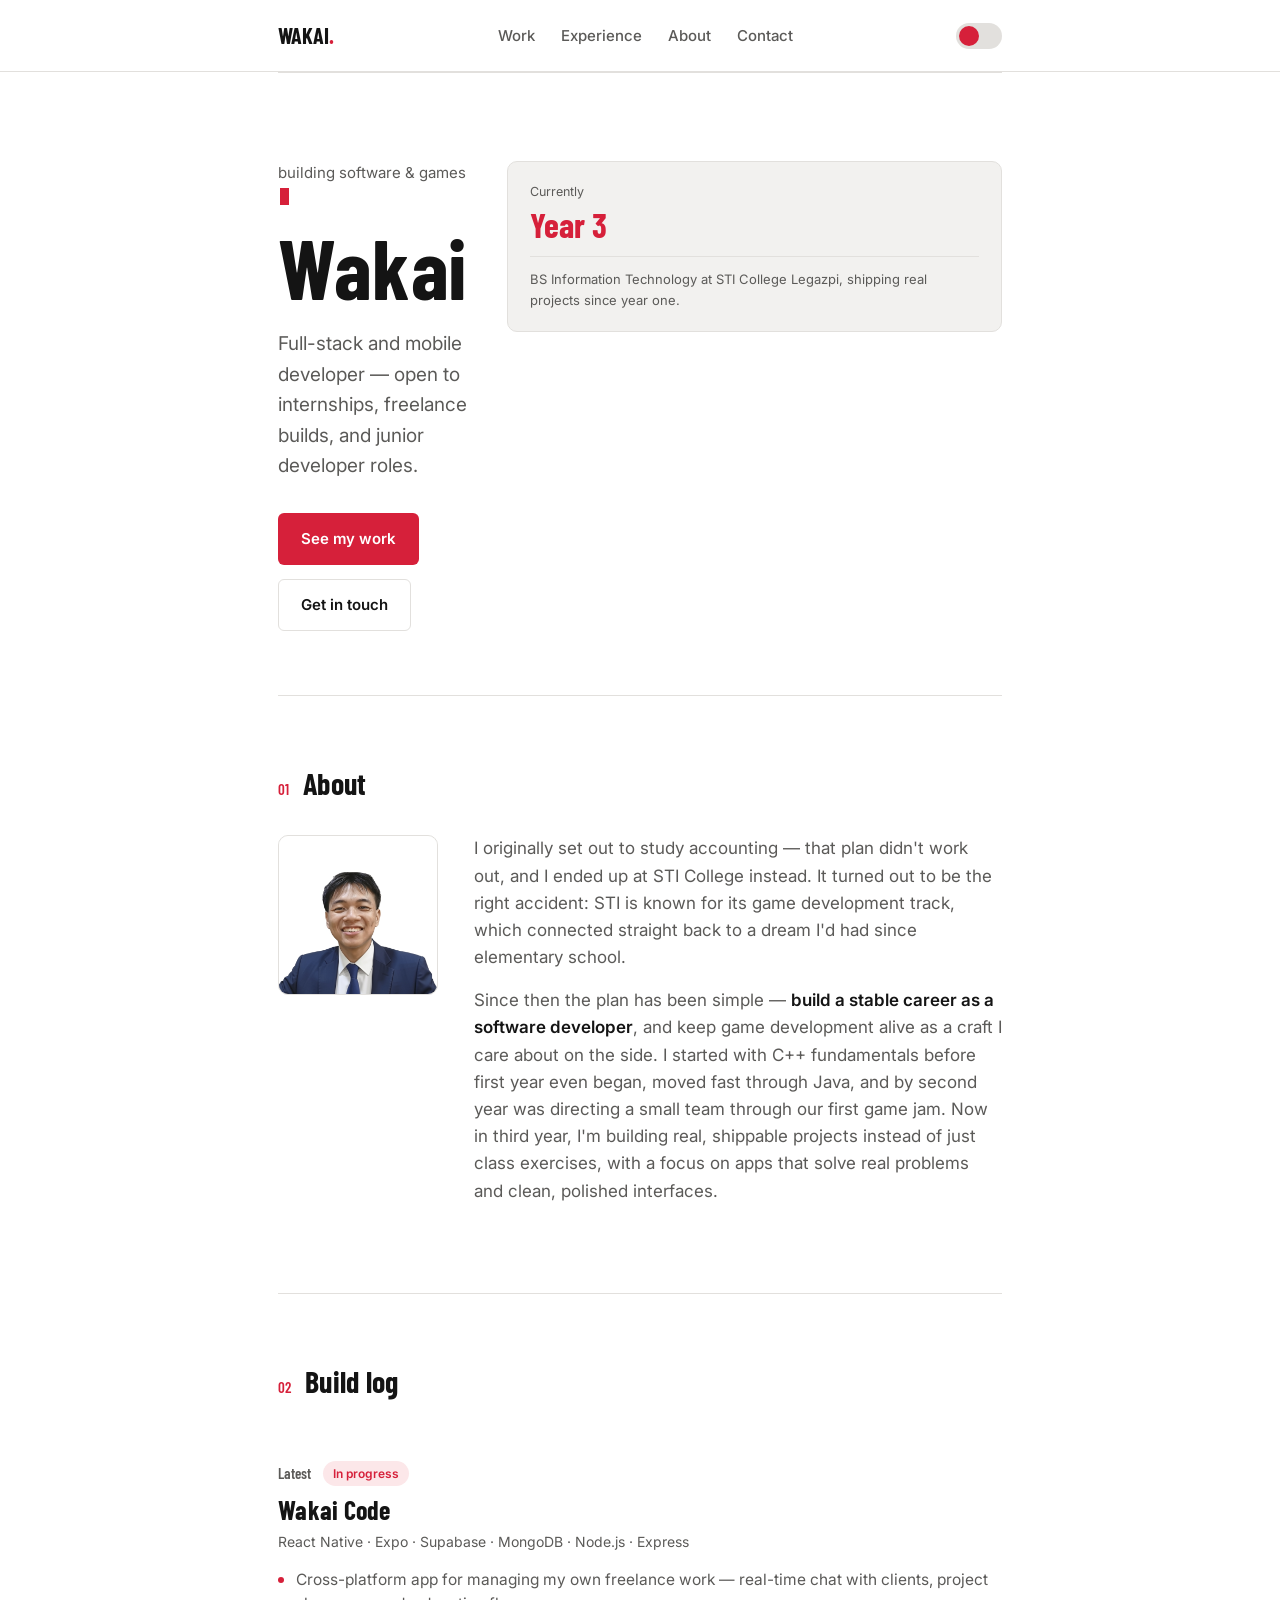
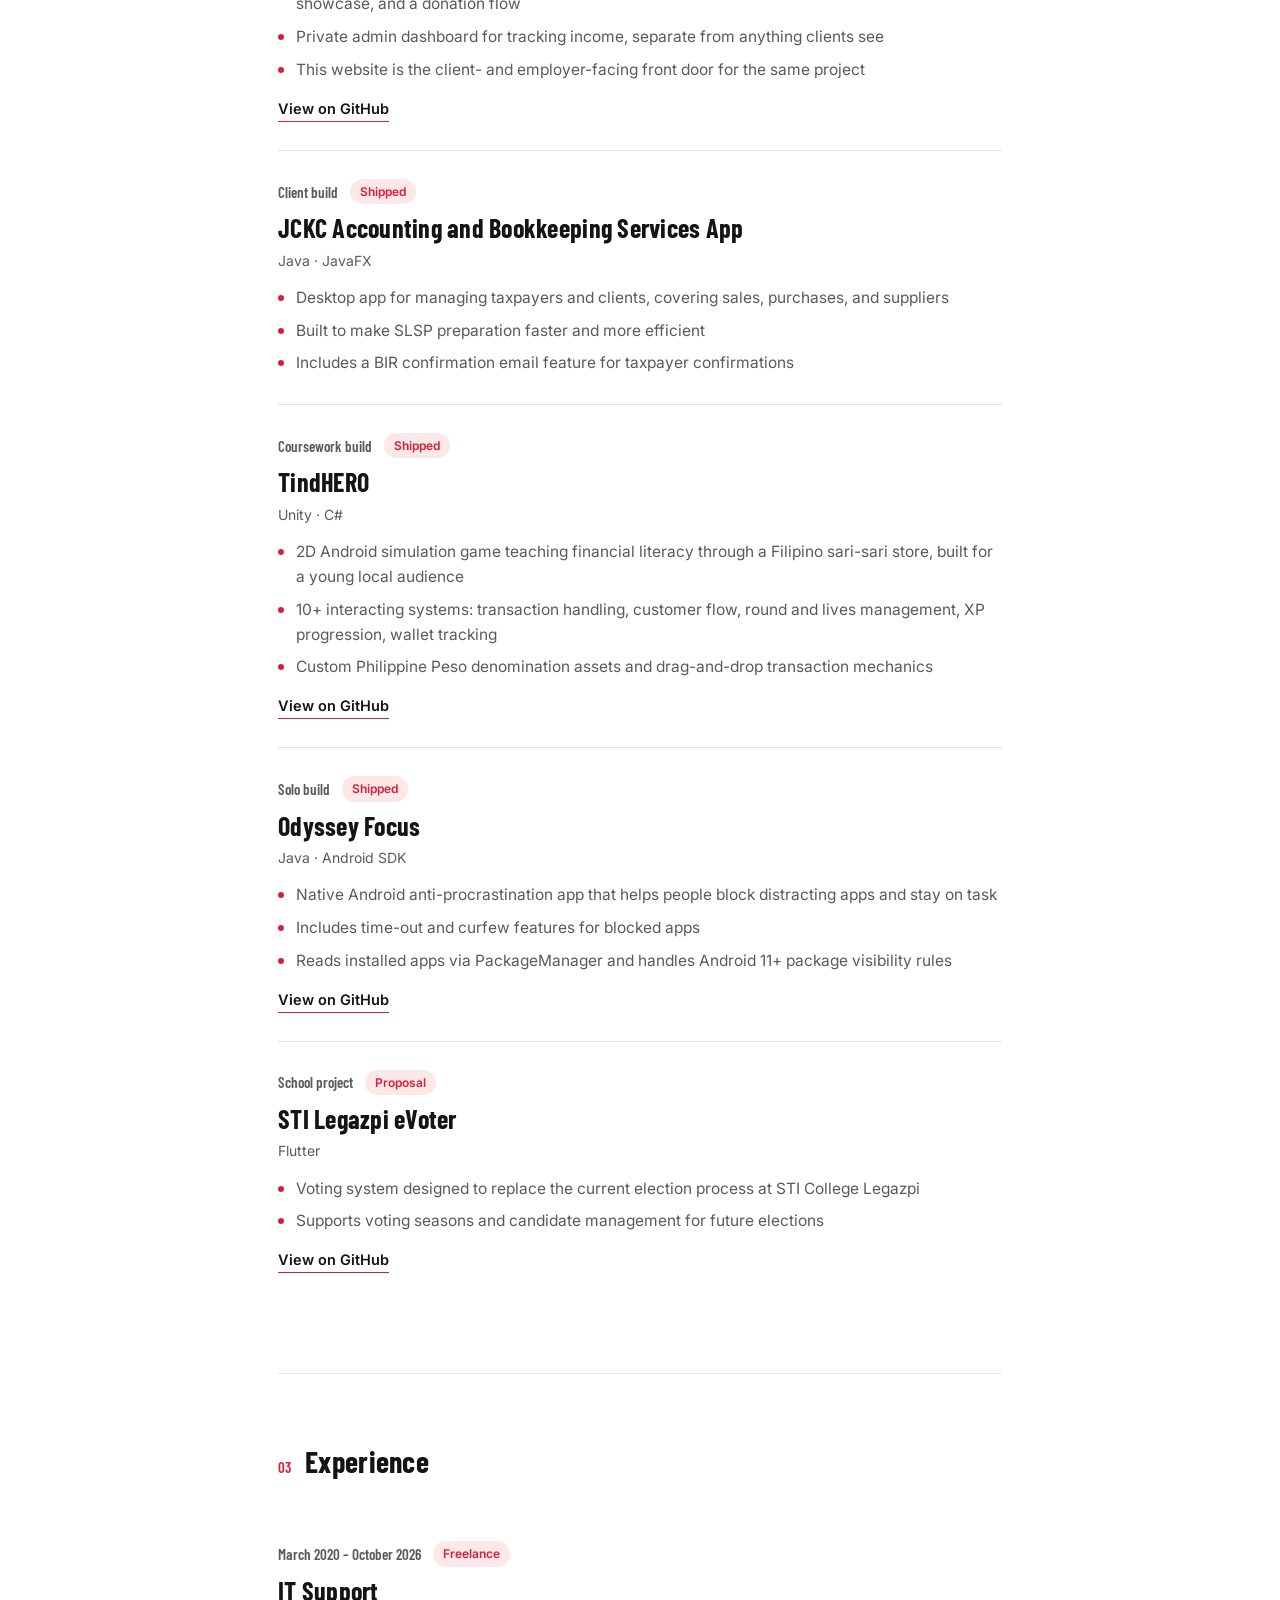
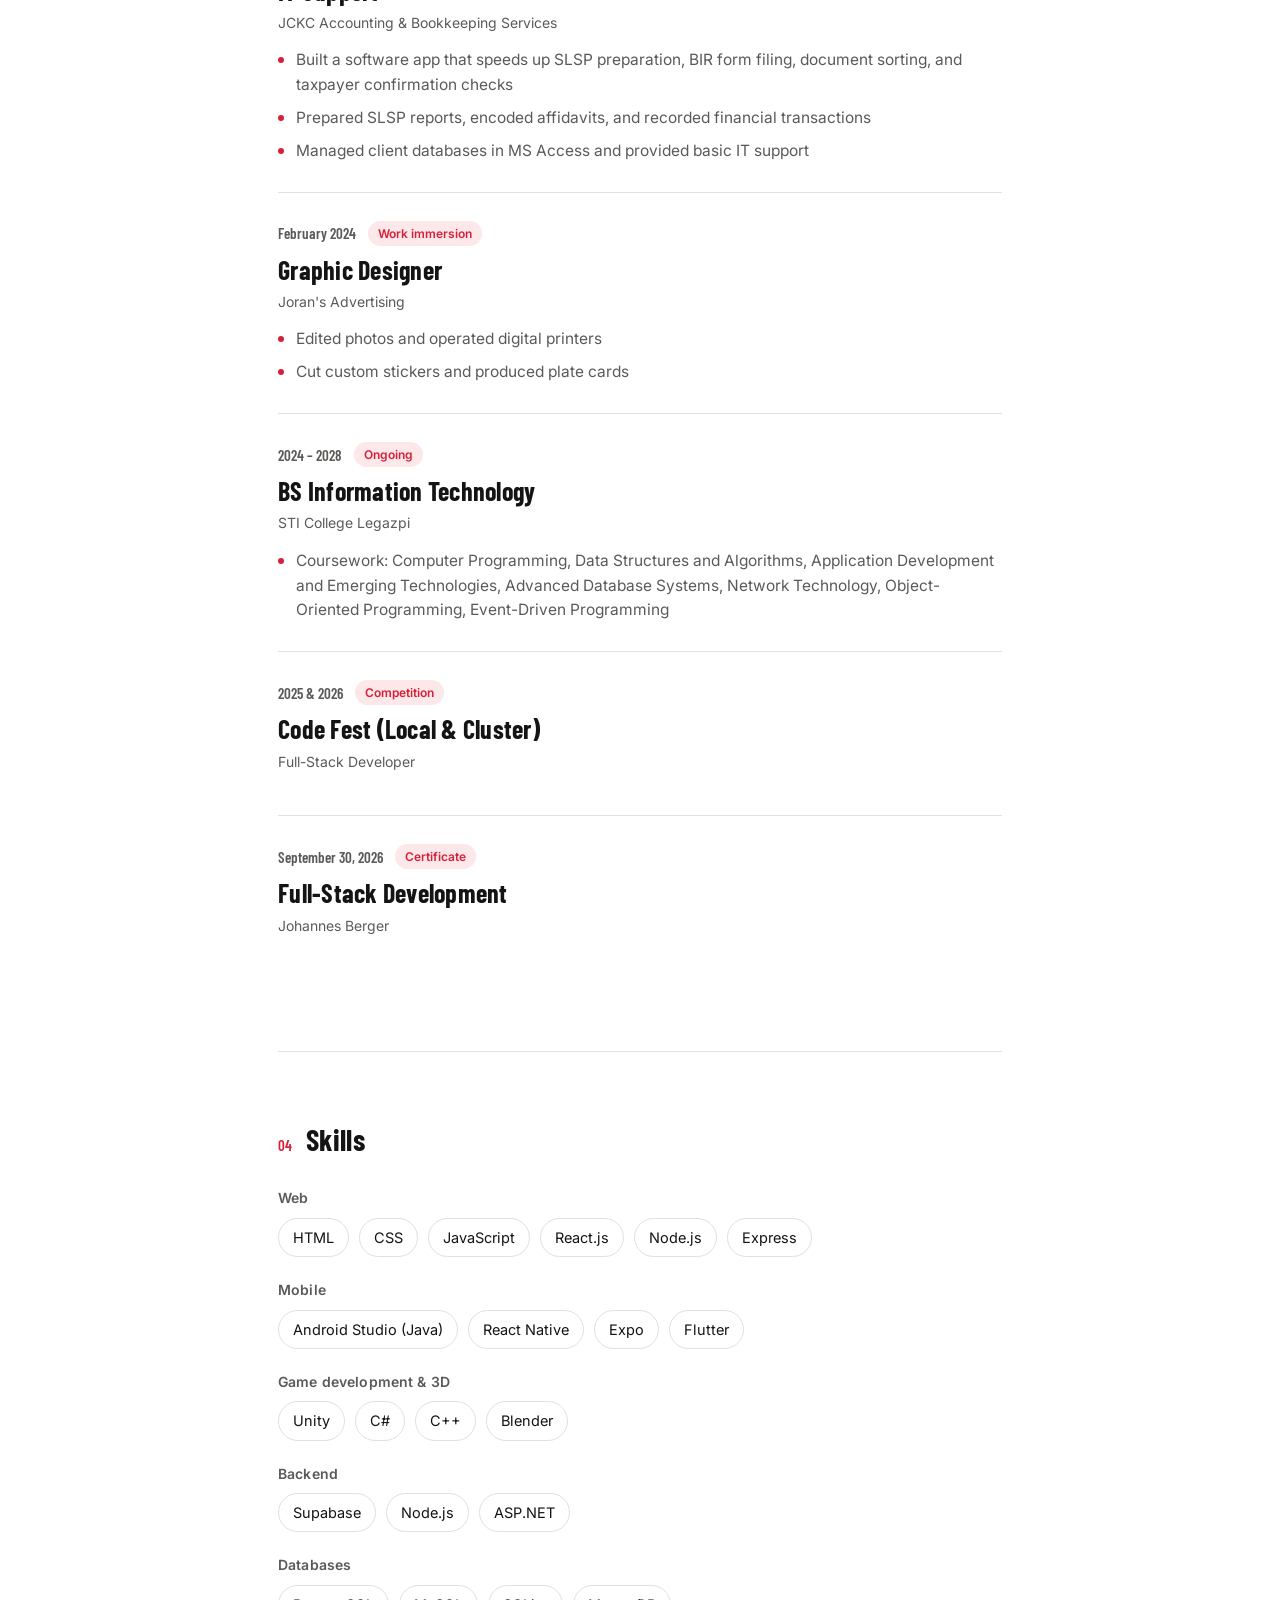
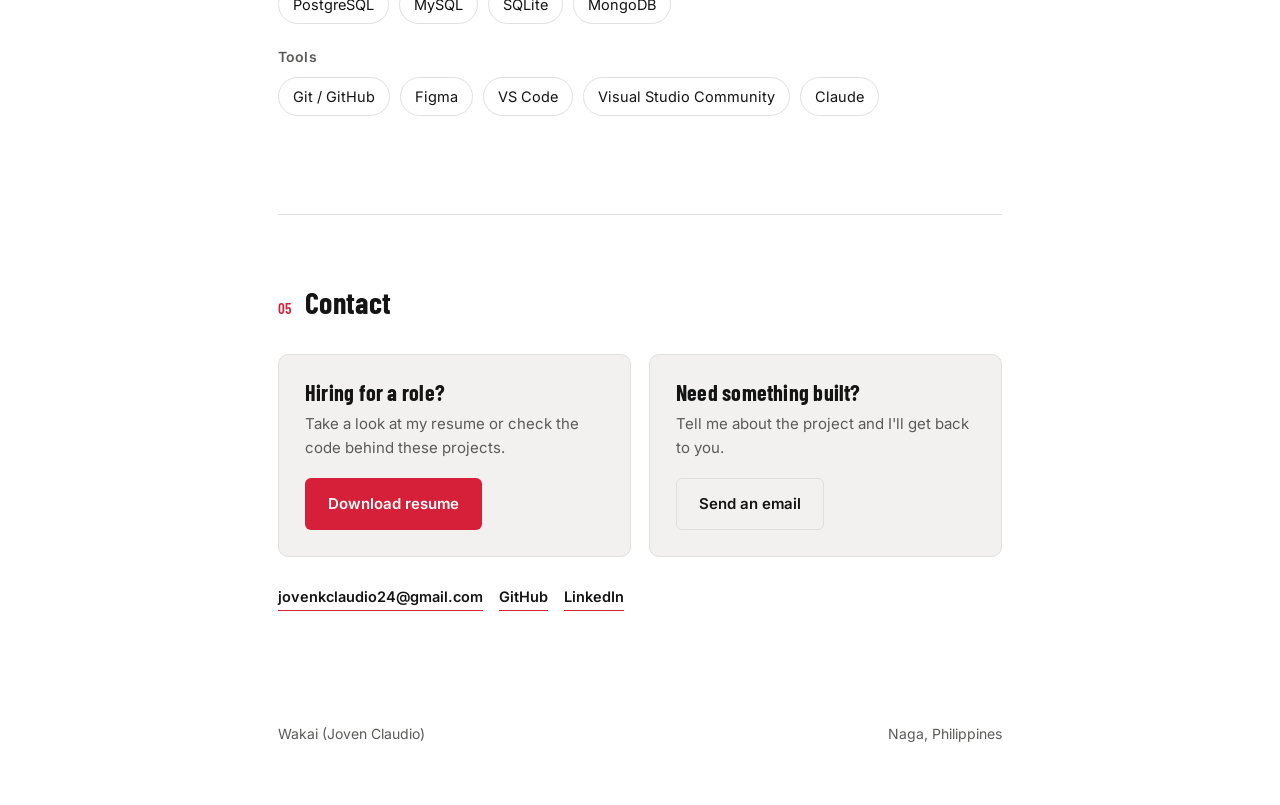
<file: index.html>
<!DOCTYPE html>
<html lang="en" data-theme="light">
<head>
<meta charset="UTF-8">
<meta name="viewport" content="width=device-width, initial-scale=1.0">
<title>Wakai (Joven Claudio) — Software Developer</title>
<meta name="description" content="Wakai (Joven Kallos Claudio) — full-stack and mobile developer. IT student at STI College Legazpi.">
<link rel="preconnect" href="https://fonts.googleapis.com">
<link href="https://fonts.googleapis.com/css2?family=Barlow+Condensed:wght@500;600;700&family=Inter:wght@400;500;600;700&display=swap" rel="stylesheet">
<style>
  :root {
    --paper: #FFFFFF;
    --panel: #F2F1EF;
    --border: #E2E0DD;
    --ink: #141414;
    --ink-soft: #5B5A58;
    --red: #D6203A;
    --red-dim: #A6182C;
    --red-tint: #FCE7E9;
  }

  html[data-theme="dark"] {
    --paper: #0B0B0C;
    --panel: #17171A;
    --border: #2A2A2E;
    --ink: #F5F5F4;
    --ink-soft: #A9A8A6;
    --red: #E5304A;
    --red-dim: #FF5468;
    --red-tint: #2A1215;
  }

  * { margin: 0; padding: 0; box-sizing: border-box; }

  html { scroll-behavior: smooth; }

  @media (prefers-reduced-motion: reduce) {
    html { scroll-behavior: auto; }
    * { animation-duration: 0.001ms !important; transition-duration: 0.001ms !important; }
  }

  body {
    background: var(--paper);
    color: var(--ink);
    font-family: 'Inter', sans-serif;
    line-height: 1.6;
    transition: background 0.25s ease, color 0.25s ease;
  }

  .wrap {
    max-width: 780px;
    margin: 0 auto;
    padding: 0 28px;
  }

  h1, h2, h3, .display {
    font-family: 'Barlow Condensed', sans-serif;
    font-weight: 700;
    letter-spacing: 0.01em;
    line-height: 1.05;
  }

  a { color: inherit; }

  /* NAV */
  header.site-nav {
    position: sticky;
    top: 0;
    background: color-mix(in srgb, var(--paper) 88%, transparent);
    backdrop-filter: blur(8px);
    border-bottom: 1px solid var(--border);
    z-index: 10;
  }

  .nav-inner {
    max-width: 780px;
    margin: 0 auto;
    padding: 18px 28px;
    display: flex;
    align-items: center;
    justify-content: space-between;
  }

  .logo {
    font-family: 'Barlow Condensed', sans-serif;
    font-weight: 700;
    font-size: 22px;
  }
  .logo span { color: var(--red); }

  nav.links {
    display: flex;
    gap: 26px;
    font-size: 15px;
    font-weight: 500;
  }
  nav.links a { text-decoration: none; color: var(--ink-soft); }
  nav.links a:hover { color: var(--ink); }

  .theme-toggle {
    display: flex;
    align-items: center;
    gap: 10px;
  }

  .toggle-btn {
    width: 46px;
    height: 26px;
    border-radius: 999px;
    background: var(--border);
    border: none;
    position: relative;
    cursor: pointer;
    flex-shrink: 0;
  }
  .toggle-btn::after {
    content: '';
    position: absolute;
    width: 20px;
    height: 20px;
    border-radius: 50%;
    background: var(--red);
    top: 3px;
    left: 3px;
    transition: transform 0.2s ease;
  }
  html[data-theme="dark"] .toggle-btn::after {
    transform: translateX(20px);
  }
  .toggle-btn:focus-visible {
    outline: 2px solid var(--red);
    outline-offset: 2px;
  }

  @media (max-width: 640px) {
    nav.links { display: none; }
  }

  /* HERO */
  section.hero {
    padding: 88px 0 64px;
    display: grid;
    grid-template-columns: 1fr auto;
    gap: 40px;
    align-items: start;
  }

  .eyebrow-line {
    font-size: 15px;
    color: var(--ink-soft);
    margin-bottom: 14px;
  }
  .cursor {
    display: inline-block;
    width: 9px;
    height: 17px;
    background: var(--red);
    margin-left: 2px;
    vertical-align: -3px;
    animation: blink 1.1s steps(1) infinite;
  }
  @keyframes blink {
    0%, 49% { opacity: 1; }
    50%, 100% { opacity: 0; }
  }

  h1.hero-title {
    font-size: clamp(52px, 9vw, 84px);
    margin-bottom: 18px;
  }

  p.hero-sub {
    font-size: 19px;
    color: var(--ink-soft);
    max-width: 46ch;
    margin-bottom: 32px;
  }

  .cta-row { display: flex; gap: 14px; flex-wrap: wrap; }

  .btn {
    font-family: 'Inter', sans-serif;
    font-weight: 600;
    font-size: 15px;
    padding: 13px 22px;
    border-radius: 6px;
    text-decoration: none;
    display: inline-block;
    border: 1px solid transparent;
    transition: transform 0.15s ease, background 0.15s ease, border-color 0.15s ease;
  }
  .btn:hover { transform: translateY(-1px); }
  .btn:focus-visible { outline: 2px solid var(--red); outline-offset: 2px; }

  .btn-primary { background: var(--red); color: #fff; }
  .btn-primary:hover { background: var(--red-dim); }

  .btn-ghost { background: transparent; color: var(--ink); border-color: var(--border); }
  .btn-ghost:hover { border-color: var(--ink-soft); }

  .stat-panel {
    background: var(--panel);
    border: 1px solid var(--border);
    border-radius: 10px;
    padding: 20px 22px;
    min-width: 168px;
  }
  .stat-panel .stat-label {
    font-size: 12.5px;
    color: var(--ink-soft);
    margin-bottom: 6px;
  }
  .stat-panel .stat-value {
    font-family: 'Barlow Condensed', sans-serif;
    font-weight: 700;
    font-size: 34px;
    color: var(--red);
    line-height: 1;
    margin-bottom: 14px;
  }
  .stat-panel .stat-note {
    font-size: 13px;
    color: var(--ink-soft);
    border-top: 1px solid var(--border);
    padding-top: 12px;
  }

  @media (max-width: 640px) {
    section.hero { grid-template-columns: 1fr; }
  }

  /* PORTRAIT */
  .about-grid {
    display: grid;
    grid-template-columns: 160px 1fr;
    gap: 36px;
    align-items: start;
  }
  .portrait {
    position: relative;
    width: 160px;
    aspect-ratio: 1 / 1;
    border-radius: 10px;
    overflow: hidden;
    border: 1px solid var(--border);
    background: var(--panel);
    display: flex;
    align-items: center;
    justify-content: center;
    text-align: center;
    padding: 12px;
    font-size: 12.5px;
    color: var(--ink-soft);
  }
  .portrait img {
    position: absolute;
    inset: 0;
    width: 100%;
    height: 100%;
    object-fit: cover;
  }
  @media (max-width: 640px) {
    .about-grid { grid-template-columns: 1fr; gap: 24px; }
    .portrait { width: 140px; }
  }

  /* SECTION HEADERS */
  .section-head {
    display: flex;
    align-items: baseline;
    gap: 14px;
    margin-bottom: 34px;
  }
  .section-head .index {
    font-family: 'Barlow Condensed', sans-serif;
    font-size: 15px;
    color: var(--red);
    font-weight: 600;
  }
  .section-head h2 {
    font-size: 30px;
  }

  section { padding: 72px 0; border-top: 1px solid var(--border); }

  /* ABOUT */
  .about-text { max-width: 62ch; font-size: 17px; color: var(--ink-soft); }
  .about-text p { margin-bottom: 16px; }
  .about-text strong { color: var(--ink); font-weight: 600; }

  /* BUILD LOG / PROJECTS */
  .log-entry {
    padding: 28px 0;
    border-bottom: 1px solid var(--border);
  }
  .log-entry:first-child { padding-top: 0; }
  .log-entry:last-child { border-bottom: none; }

  .log-meta {
    display: flex;
    align-items: center;
    gap: 12px;
    margin-bottom: 10px;
    flex-wrap: wrap;
  }
  .log-version {
    font-family: 'Barlow Condensed', sans-serif;
    font-weight: 600;
    font-size: 15px;
    color: var(--ink-soft);
  }
  .status-tag {
    font-size: 12px;
    font-weight: 600;
    padding: 3px 10px;
    border-radius: 999px;
    background: var(--red-tint);
    color: var(--red);
  }

  .log-entry h3 {
    font-size: 26px;
    margin-bottom: 8px;
  }

  .log-stack {
    font-size: 14px;
    color: var(--ink-soft);
    margin-bottom: 14px;
  }

  .log-entry ul {
    list-style: none;
    display: flex;
    flex-direction: column;
    gap: 8px;
  }
  .log-entry li {
    font-size: 15.5px;
    color: var(--ink-soft);
    padding-left: 18px;
    position: relative;
  }
  .log-entry li::before {
    content: '';
    position: absolute;
    left: 0;
    top: 9px;
    width: 6px;
    height: 6px;
    border-radius: 50%;
    background: var(--red);
  }

  .log-links { margin-top: 14px; display: flex; gap: 16px; flex-wrap: wrap; }
  .log-links a {
    font-size: 14.5px;
    font-weight: 600;
    text-decoration: none;
    color: var(--ink);
    border-bottom: 1px solid var(--red);
    padding-bottom: 1px;
  }

  /* SKILLS */
  .skill-group { margin-bottom: 26px; }
  .skill-group h3 {
    font-family: 'Inter', sans-serif;
    font-weight: 600;
    font-size: 14px;
    color: var(--ink-soft);
    margin-bottom: 12px;
  }
  .chip-row { display: flex; flex-wrap: wrap; gap: 10px; }
  .chip {
    font-size: 14.5px;
    padding: 7px 14px;
    border: 1px solid var(--border);
    border-radius: 999px;
    color: var(--ink);
  }

  /* CONTACT */
  .contact-grid {
    display: grid;
    grid-template-columns: 1fr 1fr;
    gap: 18px;
  }
  @media (max-width: 640px) {
    .contact-grid { grid-template-columns: 1fr; }
  }
  .contact-card {
    background: var(--panel);
    border: 1px solid var(--border);
    border-radius: 10px;
    padding: 26px;
  }
  .contact-card h3 { font-size: 22px; margin-bottom: 8px; }
  .contact-card p { font-size: 15px; color: var(--ink-soft); margin-bottom: 18px; }

  footer {
    padding: 40px 0 60px;
    font-size: 14px;
    color: var(--ink-soft);
    display: flex;
    justify-content: space-between;
    flex-wrap: wrap;
    gap: 10px;
  }
</style>
</head>
<body>

<header class="site-nav">
  <div class="nav-inner">
    <div class="logo">WAKAI<span>.</span></div>
    <nav class="links">
      <a href="#work">Work</a>
      <a href="#experience">Experience</a>
      <a href="#about">About</a>
      <a href="#contact">Contact</a>
    </nav>
    <div class="theme-toggle">
      <button class="toggle-btn" id="themeToggle" aria-label="Toggle dark mode" aria-pressed="false"></button>
    </div>
  </div>
</header>

<div class="wrap">

  <section class="hero">
    <div>
      <div class="eyebrow-line">building software &amp; games<span class="cursor"></span></div>
      <h1 class="hero-title">Wakai</h1>
      <p class="hero-sub">Full-stack and mobile developer — open to internships, freelance builds, and junior developer roles.</p>
      <div class="cta-row">
        <a href="#work" class="btn btn-primary">See my work</a>
        <a href="#contact" class="btn btn-ghost">Get in touch</a>
      </div>
    </div>
    <div class="stat-panel">
      <div class="stat-label">Currently</div>
      <div class="stat-value">Year 3</div>
      <div class="stat-note">BS Information Technology at STI College Legazpi, shipping real projects since year one.</div>
    </div>
  </section>

  <section id="about">
    <div class="section-head">
      <span class="index">01</span>
      <h2>About</h2>
    </div>
    <div class="about-grid">
      <figure class="portrait">
        <span>Add your photo as photo.jpg</span>
        <img src="photo.jpg" alt="Portrait of Wakai (Joven Claudio)" onerror="this.style.display='none'">
      </figure>
      <div class="about-text">
      <p>I originally set out to study accounting — that plan didn't work out, and I ended up at STI College instead. It turned out to be the right accident: STI is known for its game development track, which connected straight back to a dream I'd had since elementary school.</p>
      <p>Since then the plan has been simple — <strong>build a stable career as a software developer</strong>, and keep game development alive as a craft I care about on the side. I started with C++ fundamentals before first year even began, moved fast through Java, and by second year was directing a small team through our first game jam. Now in third year, I'm building real, shippable projects instead of just class exercises, with a focus on apps that solve real problems and clean, polished interfaces.</p>
      </div>
    </div>
  </section>

  <section id="work">
    <div class="section-head">
      <span class="index">02</span>
      <h2>Build log</h2>
    </div>

    <div class="log-entry">
      <div class="log-meta">
        <span class="log-version">Latest</span>
        <span class="status-tag">In progress</span>
      </div>
      <h3>Wakai Code</h3>
      <div class="log-stack">React Native · Expo · Supabase · MongoDB · Node.js · Express</div>
      <ul>
        <li>Cross-platform app for managing my own freelance work — real-time chat with clients, project showcase, and a donation flow</li>
        <li>Private admin dashboard for tracking income, separate from anything clients see</li>
        <li>This website is the client- and employer-facing front door for the same project</li>
      </ul>
      <div class="log-links">
        <a href="https://github.com/PlayerOne-bit">View on GitHub</a>
      </div>
    </div>

    <div class="log-entry">
      <div class="log-meta">
        <span class="log-version">Client build</span>
        <span class="status-tag">Shipped</span>
      </div>
      <h3>JCKC Accounting and Bookkeeping Services App</h3>
      <div class="log-stack">Java · JavaFX</div>
      <ul>
        <li>Desktop app for managing taxpayers and clients, covering sales, purchases, and suppliers</li>
        <li>Built to make SLSP preparation faster and more efficient</li>
        <li>Includes a BIR confirmation email feature for taxpayer confirmations</li>
      </ul>
    </div>

    <div class="log-entry">
      <div class="log-meta">
        <span class="log-version">Coursework build</span>
        <span class="status-tag">Shipped</span>
      </div>
      <h3>TindHERO</h3>
      <div class="log-stack">Unity · C#</div>
      <ul>
        <li>2D Android simulation game teaching financial literacy through a Filipino sari-sari store, built for a young local audience</li>
        <li>10+ interacting systems: transaction handling, customer flow, round and lives management, XP progression, wallet tracking</li>
        <li>Custom Philippine Peso denomination assets and drag-and-drop transaction mechanics</li>
      </ul>
      <div class="log-links">
        <a href="https://github.com/PlayerOne-bit">View on GitHub</a>
      </div>
    </div>

    <div class="log-entry">
      <div class="log-meta">
        <span class="log-version">Solo build</span>
        <span class="status-tag">Shipped</span>
      </div>
      <h3>Odyssey Focus</h3>
      <div class="log-stack">Java · Android SDK</div>
      <ul>
        <li>Native Android anti-procrastination app that helps people block distracting apps and stay on task</li>
        <li>Includes time-out and curfew features for blocked apps</li>
        <li>Reads installed apps via PackageManager and handles Android 11+ package visibility rules</li>
      </ul>
      <div class="log-links">
        <a href="https://github.com/PlayerOne-bit">View on GitHub</a>
      </div>
    </div>

    <div class="log-entry">
      <div class="log-meta">
        <span class="log-version">School project</span>
        <span class="status-tag">Proposal</span>
      </div>
      <h3>STI Legazpi eVoter</h3>
      <div class="log-stack">Flutter</div>
      <ul>
        <li>Voting system designed to replace the current election process at STI College Legazpi</li>
        <li>Supports voting seasons and candidate management for future elections</li>
      </ul>
      <div class="log-links">
        <a href="https://github.com/PlayerOne-bit">View on GitHub</a>
      </div>
    </div>
  </section>

  <section id="experience">
    <div class="section-head">
      <span class="index">03</span>
      <h2>Experience</h2>
    </div>

    <div class="log-entry">
      <div class="log-meta">
        <span class="log-version">March 2020 – October 2026</span>
        <span class="status-tag">Freelance</span>
      </div>
      <h3>IT Support</h3>
      <div class="log-stack">JCKC Accounting &amp; Bookkeeping Services</div>
      <ul>
        <li>Built a software app that speeds up SLSP preparation, BIR form filing, document sorting, and taxpayer confirmation checks</li>
        <li>Prepared SLSP reports, encoded affidavits, and recorded financial transactions</li>
        <li>Managed client databases in MS Access and provided basic IT support</li>
      </ul>
    </div>

    <div class="log-entry">
      <div class="log-meta">
        <span class="log-version">February 2024</span>
        <span class="status-tag">Work immersion</span>
      </div>
      <h3>Graphic Designer</h3>
      <div class="log-stack">Joran's Advertising</div>
      <ul>
        <li>Edited photos and operated digital printers</li>
        <li>Cut custom stickers and produced plate cards</li>
      </ul>
    </div>

    <div class="log-entry">
      <div class="log-meta">
        <span class="log-version">2024 – 2028</span>
        <span class="status-tag">Ongoing</span>
      </div>
      <h3>BS Information Technology</h3>
      <div class="log-stack">STI College Legazpi</div>
      <ul>
        <li>Coursework: Computer Programming, Data Structures and Algorithms, Application Development and Emerging Technologies, Advanced Database Systems, Network Technology, Object-Oriented Programming, Event-Driven Programming</li>
      </ul>
    </div>

    <div class="log-entry">
      <div class="log-meta">
        <span class="log-version">2025 &amp; 2026</span>
        <span class="status-tag">Competition</span>
      </div>
      <h3>Code Fest (Local &amp; Cluster)</h3>
      <div class="log-stack">Full-Stack Developer</div>
    </div>

    <div class="log-entry">
      <div class="log-meta">
        <span class="log-version">September 30, 2026</span>
        <span class="status-tag">Certificate</span>
      </div>
      <h3>Full-Stack Development</h3>
      <div class="log-stack">Johannes Berger</div>
    </div>
  </section>

  <section id="skills">
    <div class="section-head">
      <span class="index">04</span>
      <h2>Skills</h2>
    </div>
    <div class="skill-group">
      <h3>Web</h3>
      <div class="chip-row">
        <span class="chip">HTML</span>
        <span class="chip">CSS</span>
        <span class="chip">JavaScript</span>
        <span class="chip">React.js</span>
        <span class="chip">Node.js</span>
        <span class="chip">Express</span>
      </div>
    </div>
    <div class="skill-group">
      <h3>Mobile</h3>
      <div class="chip-row">
        <span class="chip">Android Studio (Java)</span>
        <span class="chip">React Native</span>
        <span class="chip">Expo</span>
        <span class="chip">Flutter</span>
      </div>
    </div>
    <div class="skill-group">
      <h3>Game development &amp; 3D</h3>
      <div class="chip-row">
        <span class="chip">Unity</span>
        <span class="chip">C#</span>
        <span class="chip">C++</span>
        <span class="chip">Blender</span>
      </div>
    </div>
    <div class="skill-group">
      <h3>Backend</h3>
      <div class="chip-row">
        <span class="chip">Supabase</span>
        <span class="chip">Node.js</span>
        <span class="chip">ASP.NET</span>
      </div>
    </div>
    <div class="skill-group">
      <h3>Databases</h3>
      <div class="chip-row">
        <span class="chip">PostgreSQL</span>
        <span class="chip">MySQL</span>
        <span class="chip">SQLite</span>
        <span class="chip">MongoDB</span>
      </div>
    </div>
    <div class="skill-group">
      <h3>Tools</h3>
      <div class="chip-row">
        <span class="chip">Git / GitHub</span>
        <span class="chip">Figma</span>
        <span class="chip">VS Code</span>
        <span class="chip">Visual Studio Community</span>
        <span class="chip">Claude</span>
      </div>
    </div>
  </section>

  <section id="contact">
    <div class="section-head">
      <span class="index">05</span>
      <h2>Contact</h2>
    </div>
    <div class="contact-grid">
      <div class="contact-card">
        <h3>Hiring for a role?</h3>
        <p>Take a look at my resume or check the code behind these projects.</p>
        <a href="Joven_Claudio_CV_2026.docx" class="btn btn-primary" download>Download resume</a>
      </div>
      <div class="contact-card">
        <h3>Need something built?</h3>
        <p>Tell me about the project and I'll get back to you.</p>
        <a href="mailto:jovenkclaudio24@gmail.com" class="btn btn-ghost">Send an email</a>
      </div>
    </div>
    <div class="log-links" style="margin-top: 28px;">
      <a href="mailto:jovenkclaudio24@gmail.com">jovenkclaudio24@gmail.com</a>
      <a href="https://github.com/PlayerOne-bit">GitHub</a>
      <a href="https://www.linkedin.com/in/joven-claudio-83519437b/">LinkedIn</a>
    </div>
  </section>

  <footer>
    <span>Wakai (Joven Claudio)</span>
    <span>Naga, Philippines</span>
  </footer>

</div>

<script>
  const toggleBtn = document.getElementById('themeToggle');
  const html = document.documentElement;

  toggleBtn.addEventListener('click', () => {
    const isDark = html.getAttribute('data-theme') === 'dark';
    html.setAttribute('data-theme', isDark ? 'light' : 'dark');
    toggleBtn.setAttribute('aria-pressed', String(!isDark));
  });
</script>

</body>
</html>
</file>
